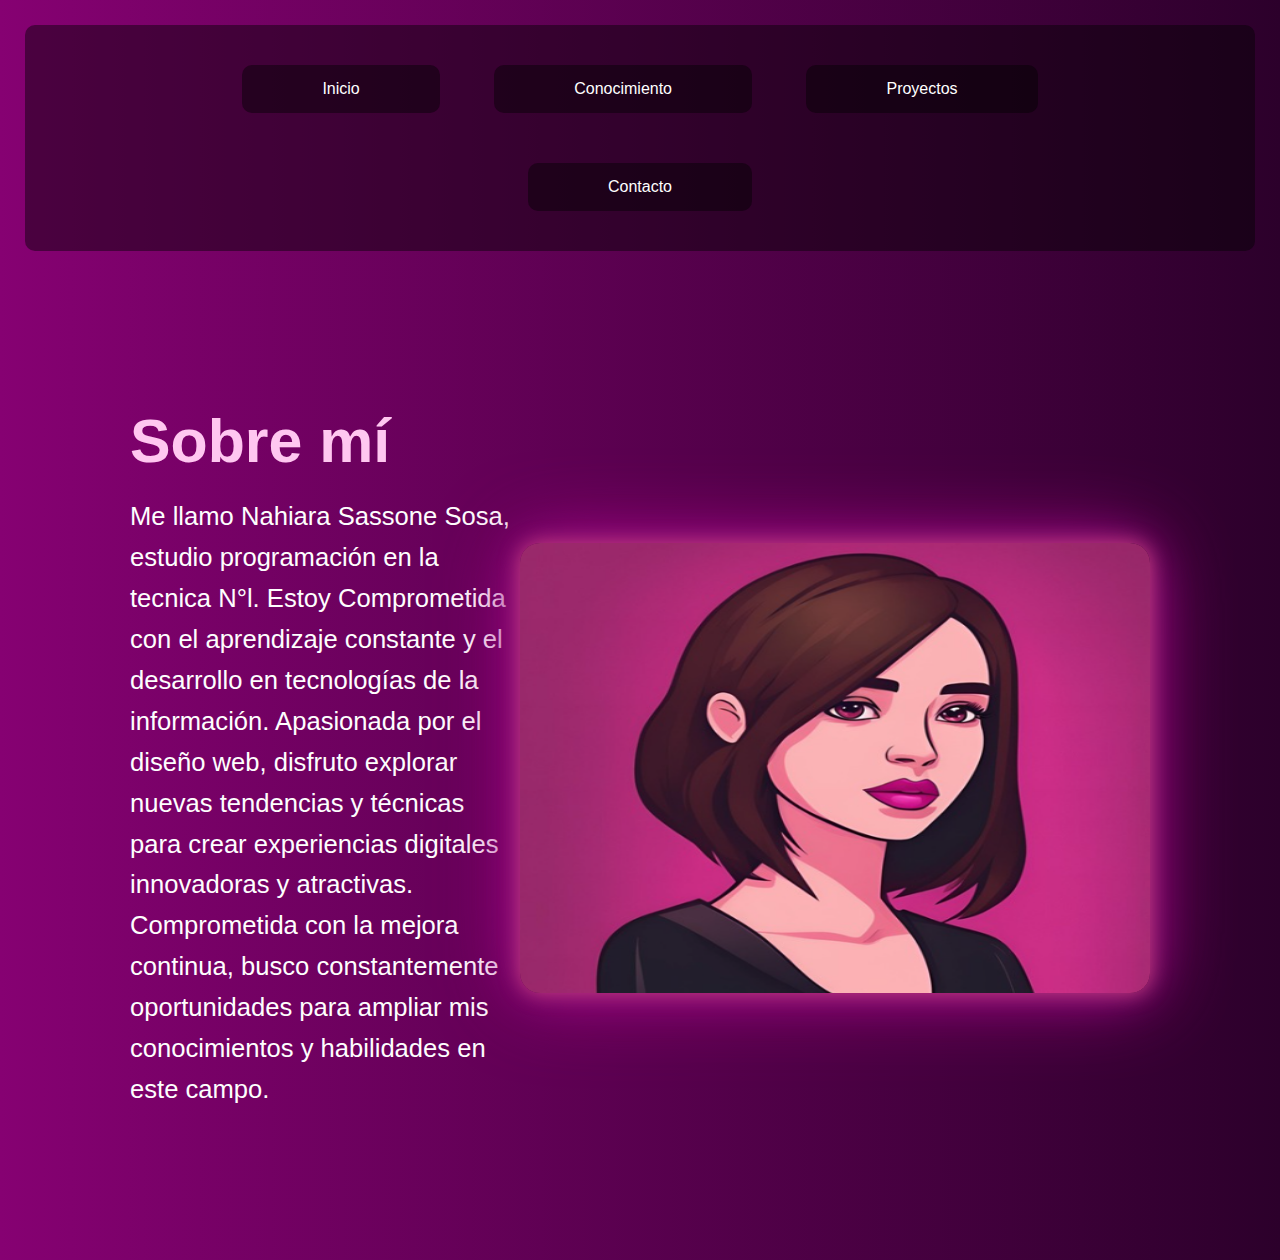
<file: index.html>
<!DOCTYPE html>
<html lang="en">
<head>
    <meta charset="UTF-8">
    <link href="style.css" rel="stylesheet">
    <meta name="viewport" content="width=device-width, initial-scale=1.0">
    <title>Portafolio web</title>
    <link rel="icon" href="imagenes/iconon.png">
</head>
<body>
    <header>
        <section class="inicio">
            <div clas="inicio">
                <div class="contenedor">
                    <div class="buttom">
                        <a href="index.html" class="buttom">Inicio</a>
                        <a href="index2.html" class="buttom">Conocimiento</a>
                        <a href="index4.html" class="buttom">Proyectos</a>
                        <a href="index3.html" class="buttom">Contacto</a>
                    </div>
                </div>
    

                <div class="sobre-mi">
                    <div class="info-content">
                        <h2>Sobre mí</h2>
                        <p>Me llamo Nahiara Sassone Sosa, estudio programación en la tecnica N°l. Estoy Comprometida con el aprendizaje constante y el desarrollo en tecnologías de la información.
                            Apasionada por el diseño web, disfruto explorar nuevas tendencias y técnicas para crear experiencias digitales innovadoras y atractivas. Comprometida con la mejora continua, busco constantemente oportunidades para ampliar mis conocimientos y habilidades en este campo.
                           
                        </p>
                    </div>
                    <img src="imagenes/imagen usuario.png" alt="">
                  </div>
            </section>   
            </div>
        </section>
    </header>
    
    
</body>
</html>
</file>
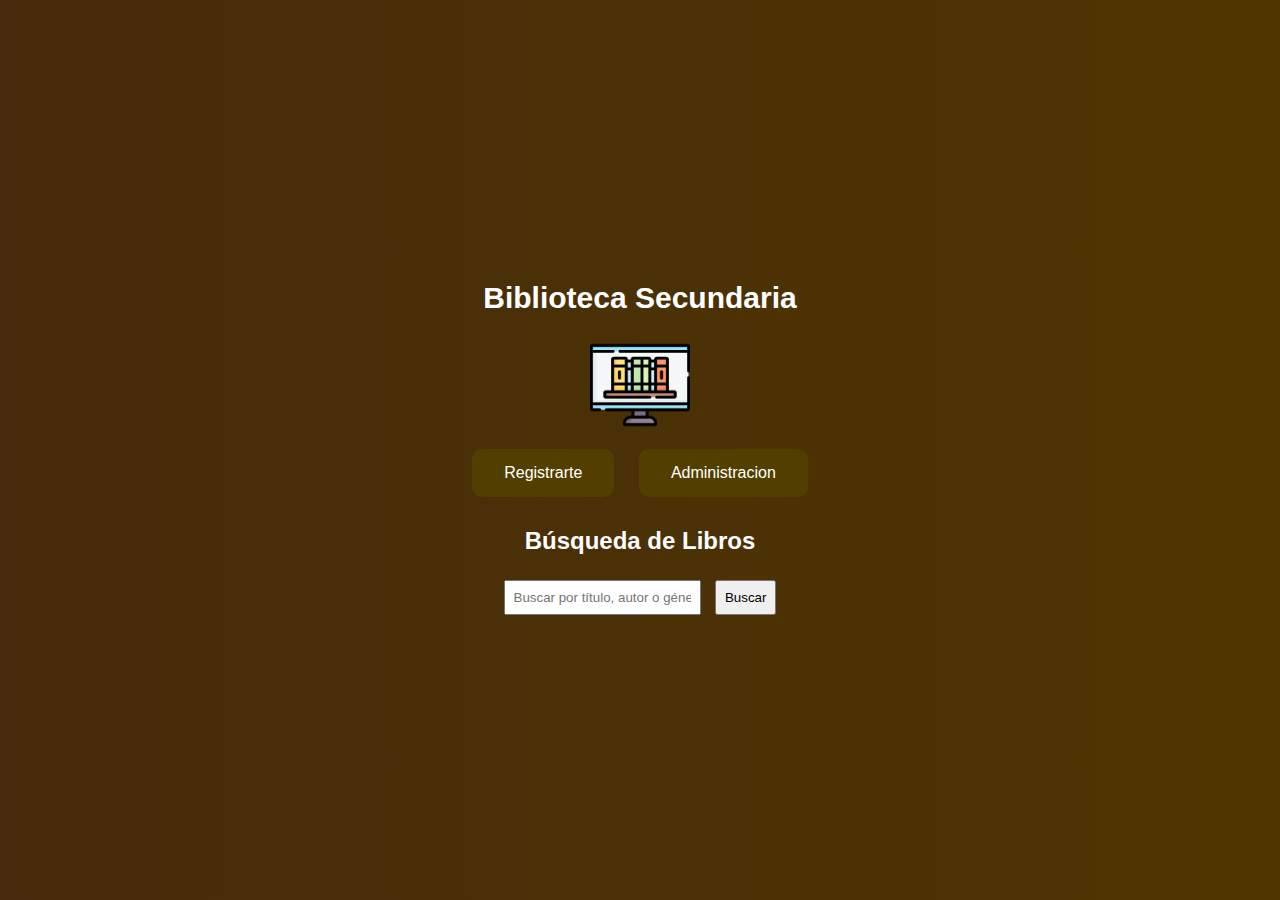
<file: visualizar/biblioteca/index.html>
<!DOCTYPE html>
<html lang="en">
<head>
    <meta charset="UTF-8">
    <link href="style.css" rel="stylesheet">
    <meta name="viewport" content="width=device-width, initial-scale=1.0">
    <title>Biblioteca</title>
    <link rel="icon" href="logo.png">


    <style>
        .logo img{
            width: 100px;
            height: 100px;
        }
    </style>


</head>
<body>
    <header>
        <h1>Biblioteca Secundaria</h1>
        

        <div class="logo">
             <img src="libro.png" alt="">
        </div>
        
        <div>   
                <a href="index2.html" class="buttom">Registrarte</a>

                <a href="index3.html" class="buttom">Administracion</a>

                
        </div> 

       
        <section id="busqueda" class="pepe">
            <h2>Búsqueda de Libros</h2>
            <form action="busqueda.php" method="post">
                <input type="text" name="termino_busqueda" placeholder="Buscar por título, autor o género">
                <input type="submit" value="Buscar">
            </form>
        </section>
    

    </header>


    




    




</body>
</html>
</file>
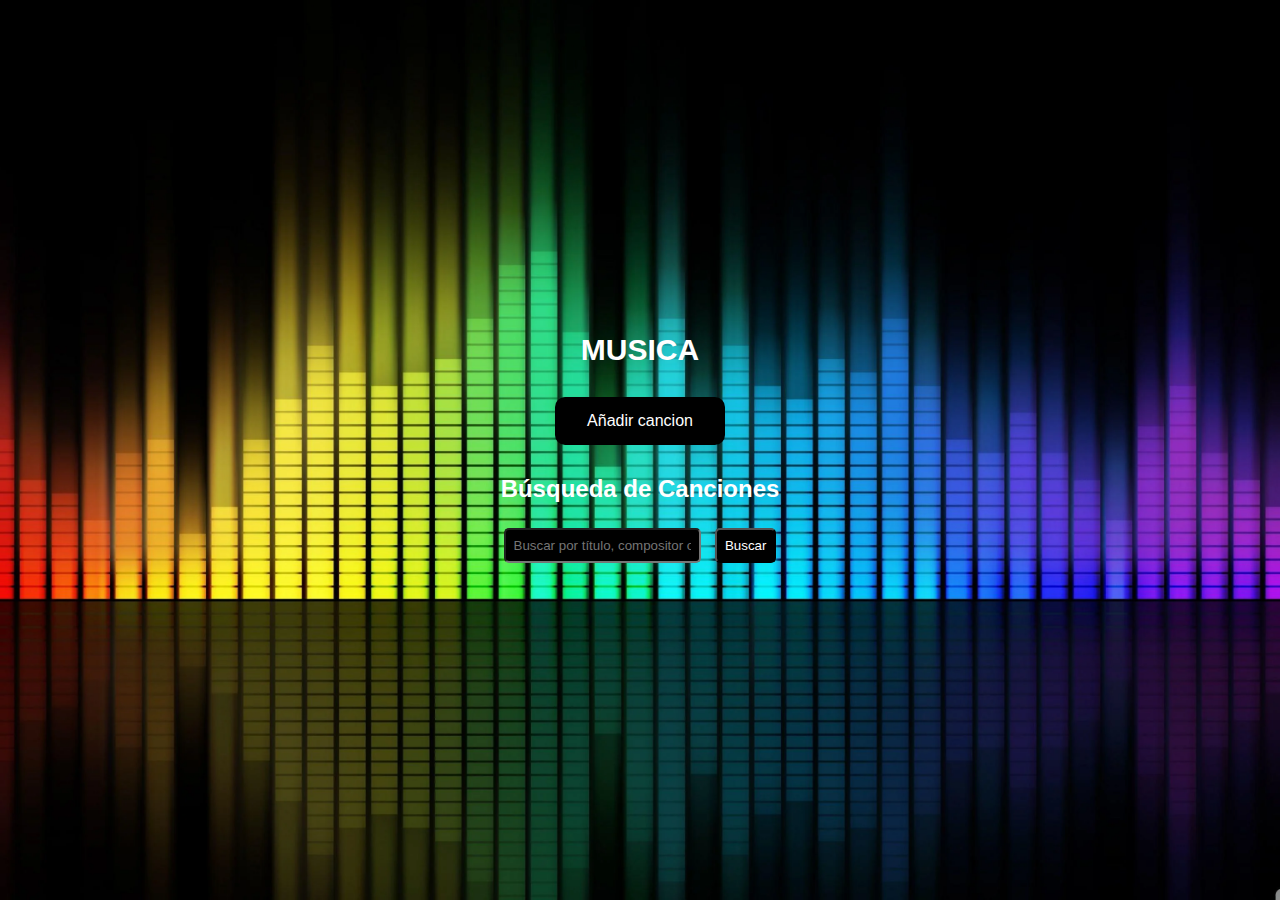
<file: visualizar/musica-20231126T232453Z-001/musica/index.html>
<!DOCTYPE html>
<html lang="en">
<head>
    <meta charset="UTF-8">
    <link href="style.css" rel="stylesheet">
    <meta name="viewport" content="width=device-width, initial-scale=1.0">
    <title>Document</title>
</head>
<body>
    <style>
        .buttom {
      background-color: #000000;
      border: none;
      color: white;
      padding: 15px 32px;
      text-align: center;
      text-decoration: none;
      display: inline-block;
      font-size: 16px;
      margin: 10px; /* Espacio entre botones */
      cursor: pointer;
      border-radius: 10px;
    }
    
    .buttom:hover {
      background: linear-gradient(to right, #814cb5, #055285);
    }
  
    </style>
    
    <header>
        <h1>MUSICA</h1>
        
        <div>   
                <a href="index2.html" class="buttom">Añadir cancion</a>


                
        </div> 

       
        <section id="busqueda" class="pepe">
            <h2>Búsqueda de Canciones</h2>
            <form action="busqueda.php" method="post">
                <input type="text" name="termino_busqueda" placeholder="Buscar por título, compositor o género">
                <input class="momo" type="submit" value="Buscar">
            </form>
        </section>
    

    </header>



</body>
</html>
</file>
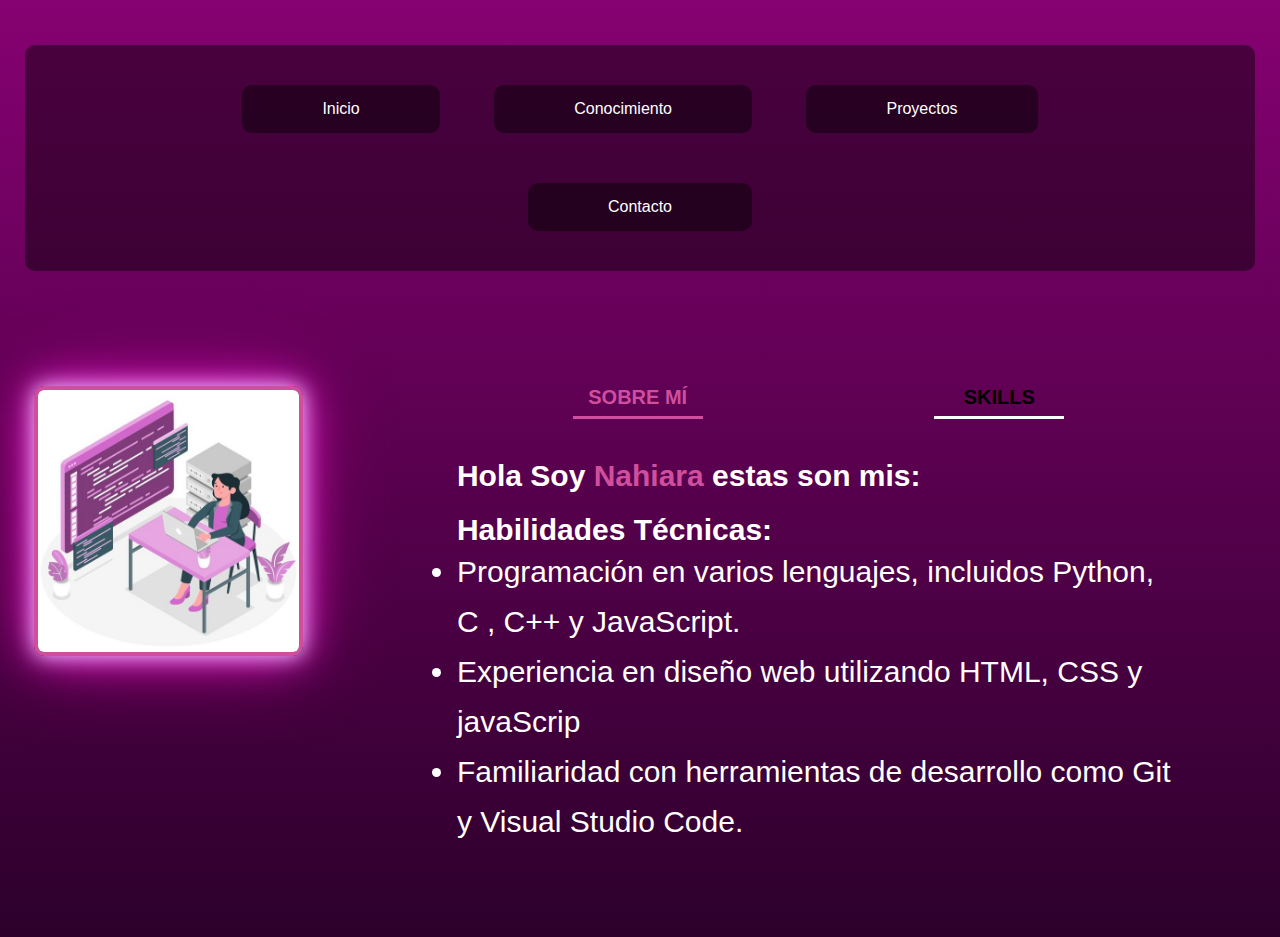
<file: index2.html>
<!DOCTYPE html>
<html lang="en">
<head>
    <meta charset="UTF-8">
    <meta name="viewport" content="width=device-width, initial-scale=1.0">
    <title>Portafolio web</title>
    <link rel="icon" href="imagenes/iconon.png">
    <link href="style2.css" rel="stylesheet">
</head>
<body>

    <header>
        <div class="contenedor">
            <div class="buttom">
                <a href="index.html" class="buttom">Inicio</a>
                <a href="index2.html" class="buttom">Conocimiento</a>
                <a href="index4.html" class="buttom">Proyectos</a>
                <a href="index3.html" class="buttom">Contacto</a>
            </div>
        </div>
    </header>
    
   
   <section class="sobre-mi" id="sobre-mi">
    <div class="contenido fila">
        <div class="contenedor-img">
            <img src="imagenes/imagen habilidades.jpg" alt="">
        </div>
        
        <div class="info">
            <div class="opciones">
                <button class="selected" id="btn-info-sobre-mi">Sobre Mí</button>
                <button id="btn-skills">Skills</button>
            </div>
            <div class="info-opcion" id="info-sobre-mi">
                <h2>Hola Soy <span class="color">Nahiara</span> estas son mis:</h2>
                <p class="texto-habilidades">
                    <h3 class="habilidad">Habilidades Técnicas: </h3>
                <ul>
                      <li>Programación en varios lenguajes, incluidos Python, C , C++ y JavaScript.</li>
                      <li>Experiencia en diseño web utilizando HTML, CSS y javaScrip</li>
                      <li>Familiaridad con herramientas de desarrollo como Git y Visual Studio Code.</li>
                
                </ul>
                </p>
            </div>
            <div class="info-opcion" id="info-skills">
                

                <div class="skill">
                    <div class="texto">
                        <h3>HTML</h3>
                        <h3>50%</h3>
                    </div>
                    <div class="contenedor-barra">
                        <div class="relleno"></div>
                    </div>
                </div>
                <div class="skill">
                    <div class="texto">
                        <h3>CSS</h3>
                        <h3>50%</h3>
                    </div>
                    <div class="contenedor-barra">
                        <div class="relleno"></div>
                    </div>
                </div>
                <div class="skill">
                    <div class="texto">
                        <h3>JAVASCRIPT</h3>
                        <h3>20%</h3>
                    </div>
                    <div class="contenedor-barra">
                        <div class="relleno"></div>
                    </div>
                </div>
                <div class="skill">
                    <div class="texto">
                        <h3>PHYTON</h3>
                        <h3>20%</h3>
                    </div>
                    <div class="contenedor-barra">
                        <div class="relleno"></div>
                    </div>
                </div>
                <div class="skill">
                    <div class="texto">
                        <h3>PHP</h3>
                        <h3>40%</h3>
                    </div>
                    <div class="contenedor-barra">
                        <div class="relleno"></div>
                    </div>
                </div>
                <div class="skill">
                    <div class="texto">
                        <h3>C</h3>
                        <h3>20%</h3>
                    </div>
                    <div class="contenedor-barra">
                        <div class="relleno"></div>
                    </div>
                </div>
            </div>
        </div>
    </div>
</section>



<script>
    const btnSkill = document.querySelector("#btn-skills");
const btnInfo = document.querySelector("#btn-info-sobre-mi");
let itemSkills = document.querySelectorAll('.relleno');

btnSkill.addEventListener('click',function(){
    document.querySelector('#info-sobre-mi').style.display = 'none';
    document.querySelector('#info-skills').style.display = 'block';

    btnInfo.classList.remove('selected');
    btnSkill.classList.add("selected");

    itemSkills[0].style.animation = 'animHtml 2s forwards';
    itemSkills[1].style.animation = 'animCss 2s forwards';
    itemSkills[2].style.animation = 'animJs 2s forwards';
    itemSkills[3].style.animation = 'animPhyton 2s forwards';
    itemSkills[4].style.animation = 'animPHP 2s forwards';
    itemSkills[5].style.animation = 'animC 2s forwards';

});

btnInfo.addEventListener('click',function(){
    document.querySelector('#info-sobre-mi').style.display = 'block';
    document.querySelector('#info-skills').style.display = 'none';

    btnInfo.classList.add('selected');
    btnSkill.classList.remove("selected");
});
</script>
</body>
</html>
</file>
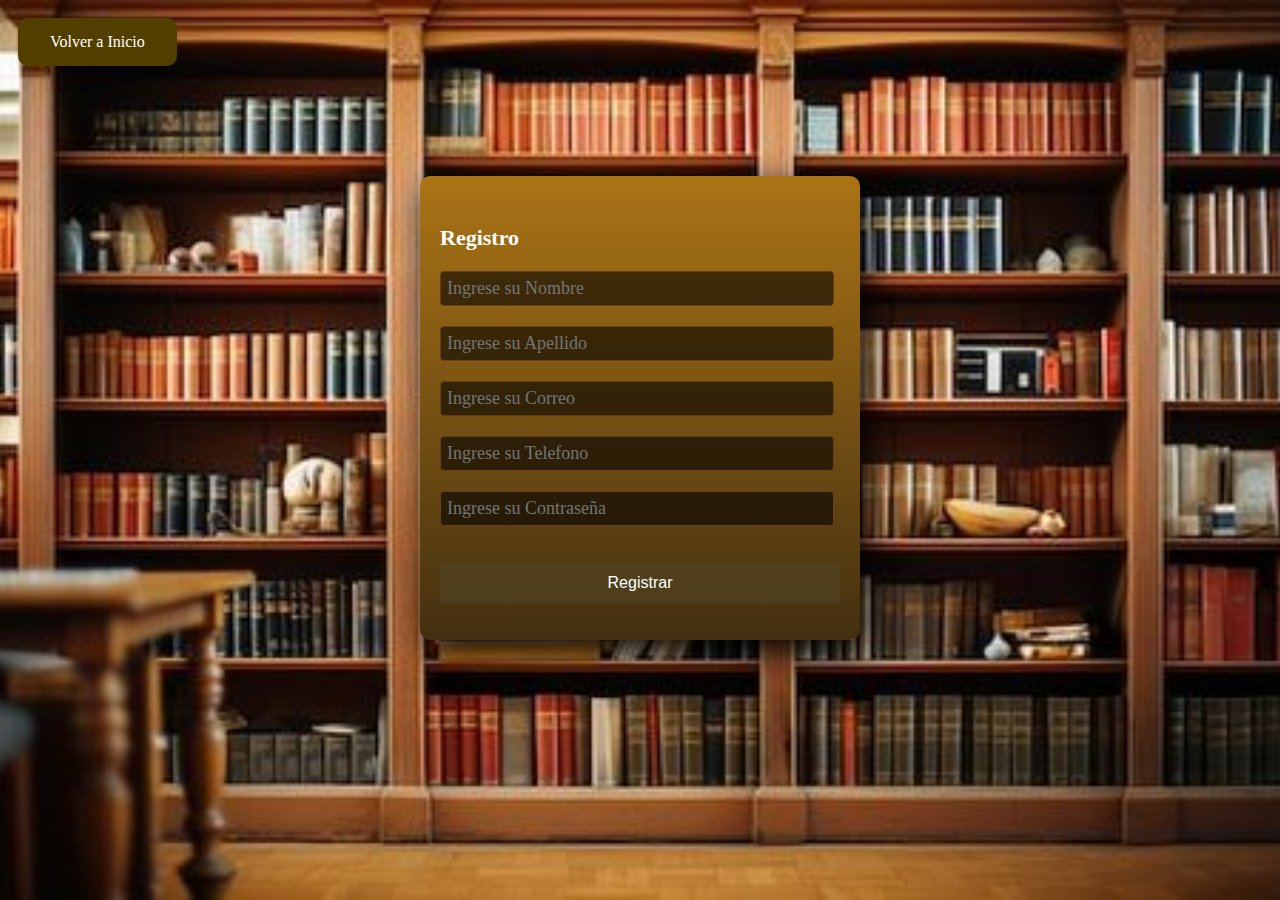
<file: visualizar/biblioteca/index2.html>
<!DOCTYPE html>
<html lang="en">
<head>
    <meta charset="UTF-8">
    <link href="style2.css" rel="stylesheet">
    <meta name="viewport" content="width=device-width, initial-scale=1.0">
    <title>Registro</title>
</head>
<body>


  <header>
    <a href="index.html" class="buttom">Volver a Inicio</a>
  </header>



    <section class="Registro">

        <h4>Registro</h4>
    <form action="index3.php" method="post">
        <input class="controls" type="text" name="nombres" id="nombres" required placeholder="Ingrese su Nombre"> 
        <input class="controls" type="text" name="apellidos" id="apellidos" required placeholder="Ingrese su Apellido">
        <input class="controls" type="email" name="correo" id="correo" required placeholder="Ingrese su Correo">
        <input class="controls" type="text" name="telefono" id="telefono" required placeholder="Ingrese su Telefono" >
        <input class="controls" type="password" name="contrasenia" id="contraseña" required placeholder="Ingrese su Contraseña"> 
        <input class="botons" type="submit" value="Registrar">
    </form>
        </section>

    

</body>
</html>
</file>
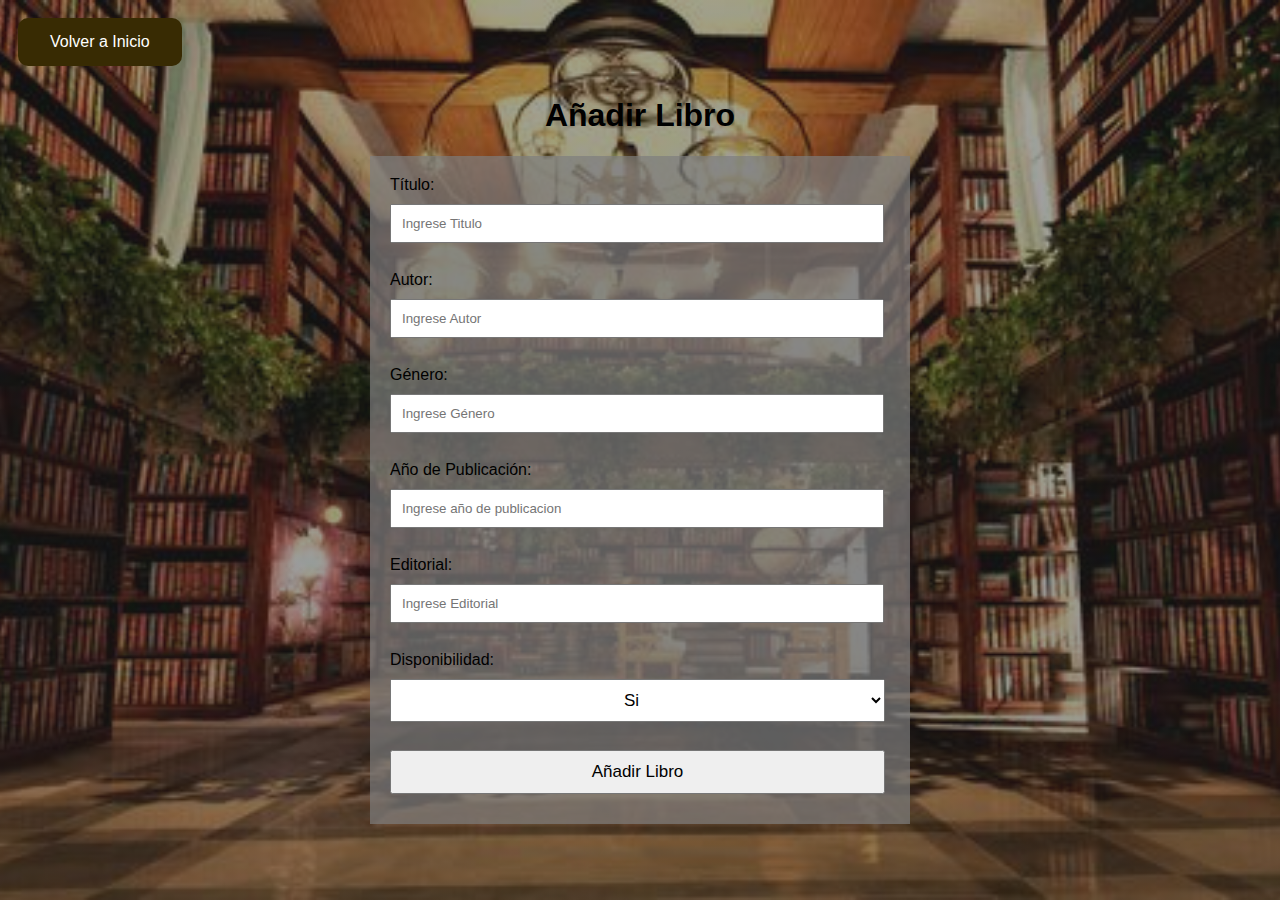
<file: visualizar/biblioteca/index3.html>
<!DOCTYPE html>
<html lang="en">
<head>
    <meta charset="UTF-8">
    <link href="style3.css" rel="stylesheet">
    <meta name="viewport" content="width=device-width, initial-scale=1.0">
    <title>Document</title>
<style>
    body {
    font-family: Arial, sans-serif;
    background: linear-gradient( rgba(36, 36, 36, 0.425), rgba(36, 36, 36, 0.47)), url("ttt.jpg");
    background-repeat: no-repeat;
    background-size: cover;
    background-attachment: fixed;
    background-position: center;
}

h1 {
    text-align: center;
}

form {
    max-width: 500px;
    margin: auto;
    padding: 20px;
    margin-bottom: 20px;
    background-color: rgba(126, 126, 126, 0.701);
}

label, input, textarea {
    display: block;
    margin-bottom: 10px;
    width: 470px;
}

input, textarea {
    padding: 10px;
}

.toto{
    font-size: 17px;
    margin-bottom: 10px;
    width: 495px;
  
}

.buttom {
    background-color: #382b03;
    border: none;
    color: white;
    padding: 15px 32px;
    text-align: center;
    text-decoration: none;
    display: inline-block;
    font-size: 16px;
    margin: 10px; 
    cursor: pointer;
    border-radius: 10px;
  }
  
  .buttom:hover {
    background-color: #3f2c05;
  }

 p {
    color: #fff!important;
    font-size: 20px;
    letter-spacing: -1px;
    padding: 1px;
    margin: 3px;
}

.lola{
    font-size: 17px;
    margin-bottom: 10px;
    width: 495px;
    text-align: center;
    padding: 10px;
}

div{
    background-color: rgba(123, 118, 118, 0.5);
    padding: 60px;
    color: #fff;
    margin: 90px auto;
    width: 500px;;
    border-radius: 10px;
    font-size: 26px; 
    
}
 
</style>
</head>
<body>
    <header>
        <a href="index.html" class="buttom">Volver a Inicio</a>
      </header>

    <h1>Añadir Libro</h1> 
    <section class="Añadir">
        <form action="index4.php" method="post">
            <label class="control" for="title"> Título:</label>
            <input type="text" id="title" name="title" required  placeholder="Ingrese Titulo"><br>

            <label class="control" for="author">Autor:</label>
            <input type="text" id="author" name="author" required  placeholder="Ingrese Autor"><br>

            <label class="control" for="genre">Género:</label>
            <input type="text" id="genre" name="genre" required  placeholder="Ingrese Género"><br>

            <label class="control" for="year">Año de Publicación:</label>
            <input type="number" id="year" name="year" required  placeholder="Ingrese año de publicacion" ><br>
            
            <label class="control" for="editorial">Editorial:</label>
            <input type="text" id="editorial" name="editorial" required  placeholder="Ingrese Editorial" ><br>

            <label class="control"   for="disponibilidad">Disponibilidad:</label>
            <select class="lola" name="disponibilidad" id="">
                <option value="si">Si</option>
                <option value="no">No</option>
            </select><br>
            <br>

            <input class="toto" type="submit" value="Añadir Libro">
        </form>
</section>

</body>
</html>
</file>
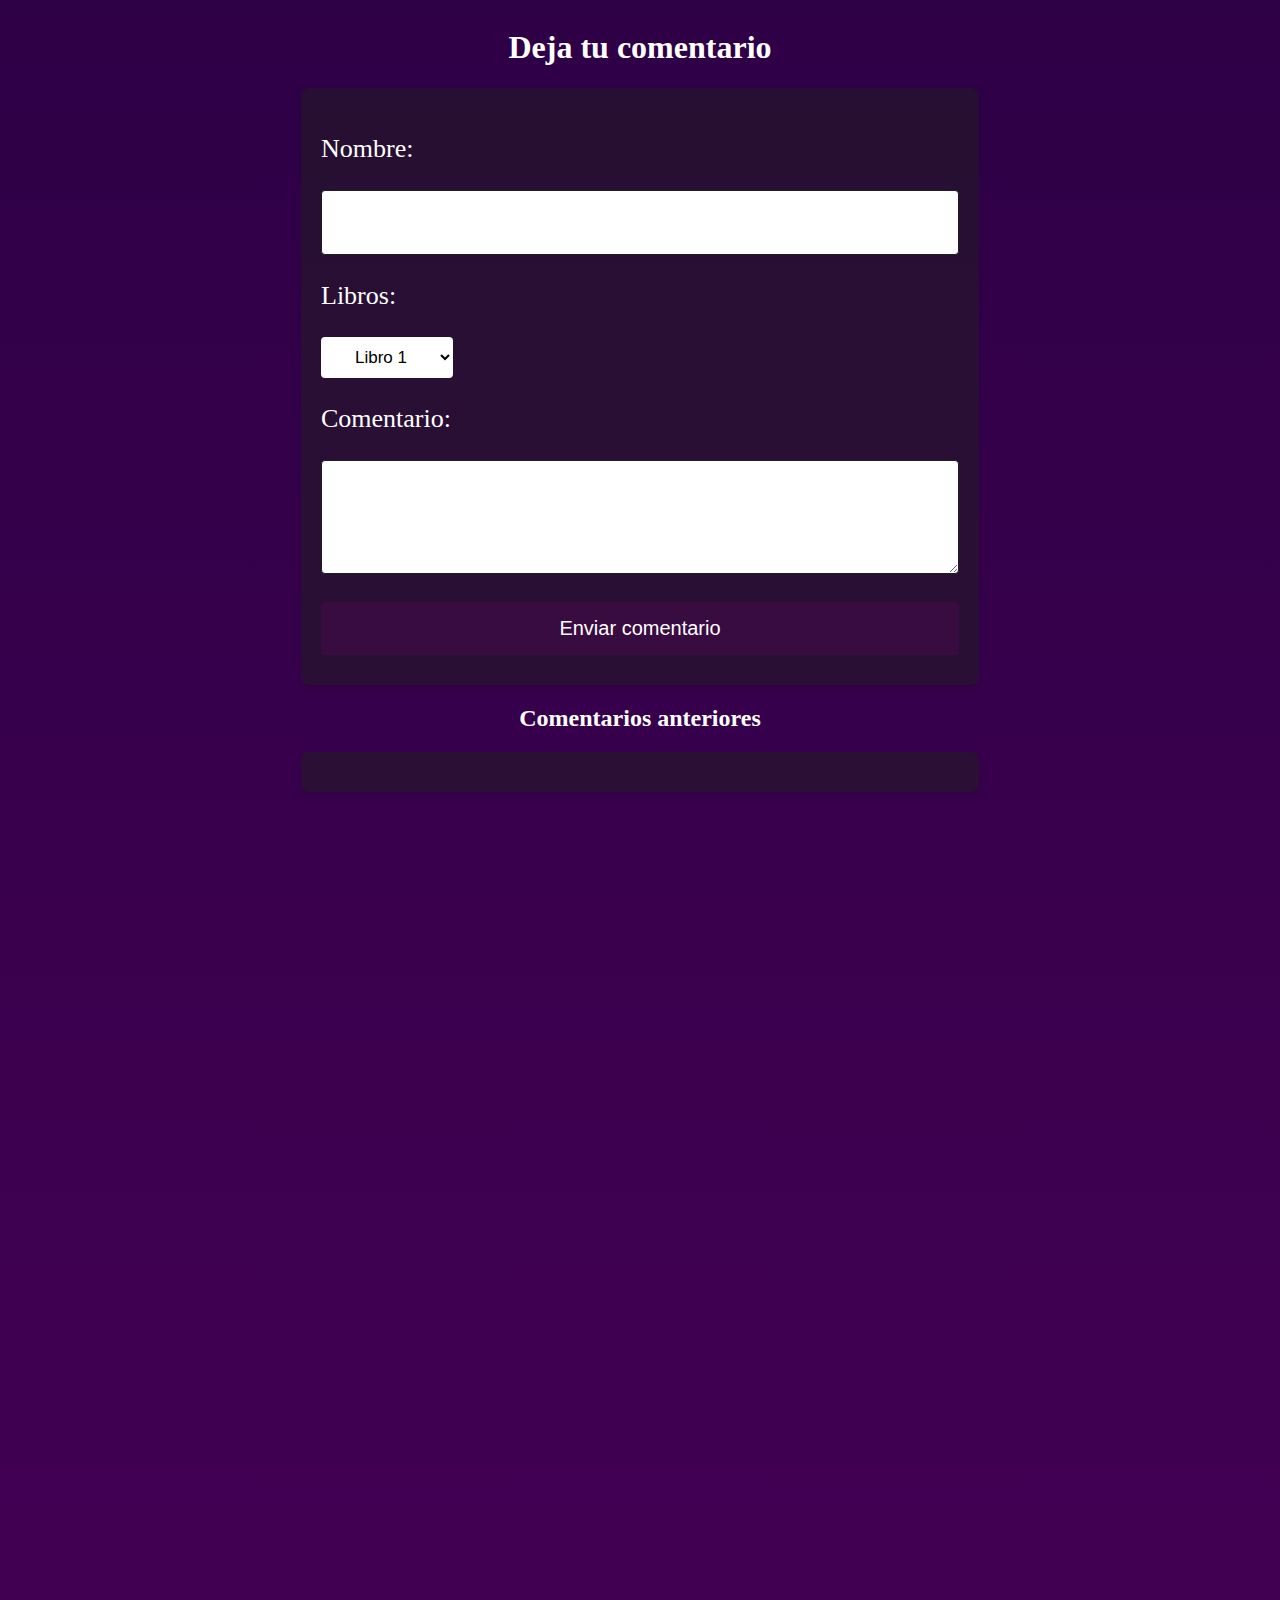
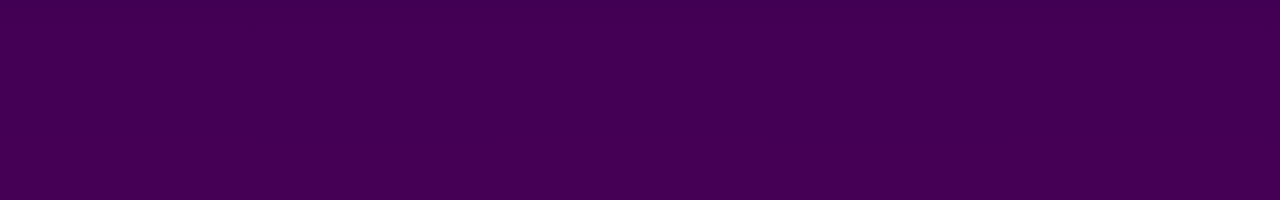
<file: visualizar/nahiara/index1.html>
<!DOCTYPE html>
<html lang="en">
<head>
    <meta charset="UTF-8">
    <link href="style1.css" rel="stylesheet">
    <meta name="viewport" content="width=device-width, initial-scale=1.0">
    <link rel="icon" href="logo.png">
    <title>Comentarios</title>
</head>
<body>
    <div id="comentariosContainer">
        <h1>Deja tu comentario</h1>
        <form action="guardar_comentario.php" method="post">


            <label for="nombre"><p> Nombre:</p> </label>
            <input class="nose" type="text" id="nombre" name="nombre" required>
   
            <label for="opciones"> <p> Libros:</p></label>
        <select class="tete" id="opciones" name="opciones">
            <option value="Libro1">Libro 1</option>
            <option value="Libro2">Libro 2</option>
            <option value="Libro3">Libro 3</option>
        </select><br>
           
            <label for="comentario"> <p>Comentario:</p> </label>
            <textarea class="lolo" id="comentario" name="comentario" rows="4" cols="50" required></textarea><br>
   
            <input type="submit" value="Enviar comentario">
        </form>


        <h2>Comentarios anteriores</h2>
        <div id="comentarios" class="NENE"></div>


    </div>
   
    <script src="index.js"></script>
</body>
</html>
</file>
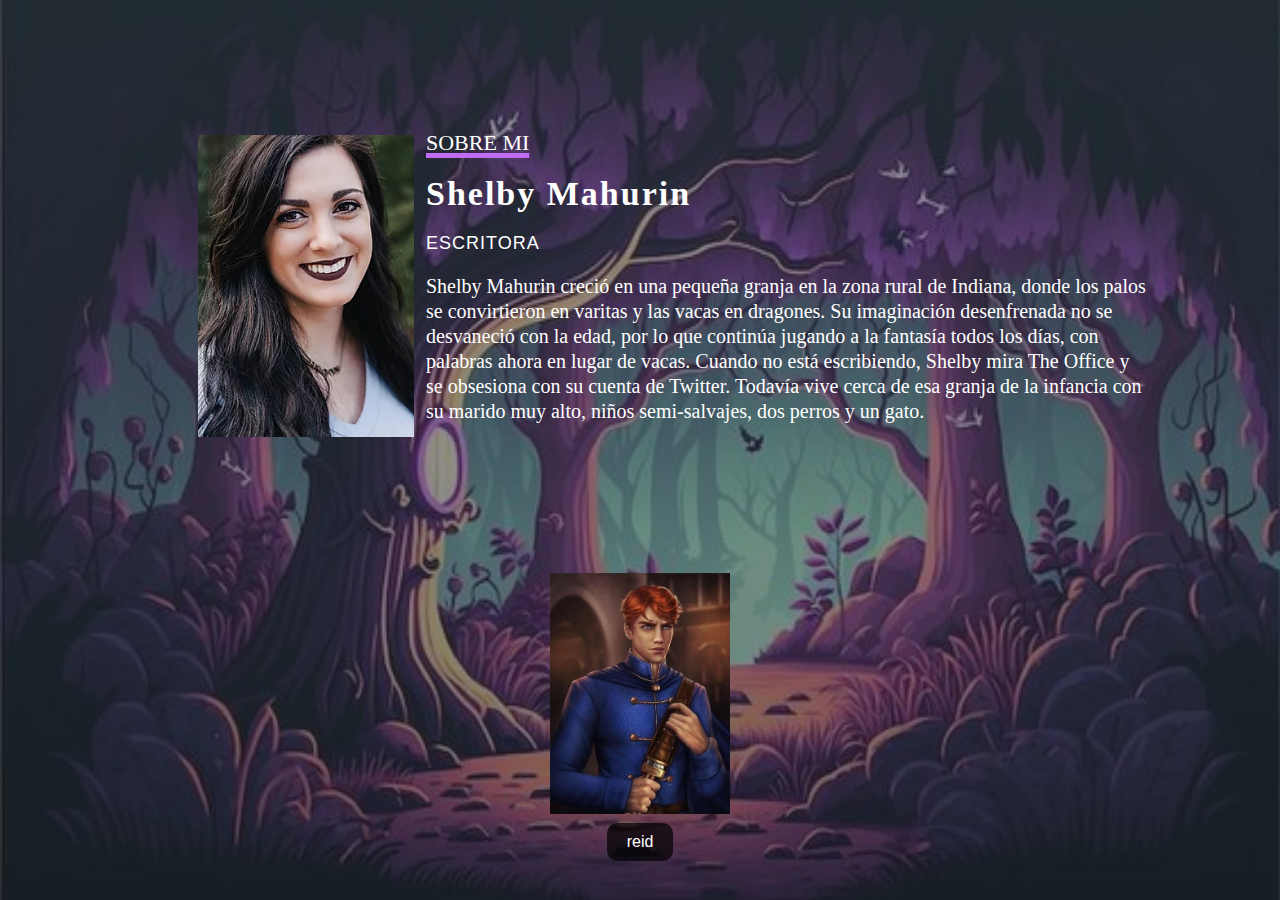
<file: visualizar/nahiara/index2.html>
<!DOCTYPE html>
<html lang="en">
<head>
    <meta charset="UTF-8">
    <link href="style2.css" rel="stylesheet">
    <meta name="viewport" content="width=device-width, initial-scale=1.0">
    <link rel="icon" href="logo.png">
    <title>Autora</title>
</head>
<body>
    <section id="sobremi">
        <div class="contenedor-foto">
            <img src="autora.jpg" alt="">
        </div>
        <div class="sobremi">
            <p class="titulo-seccion">Sobre Mi</p>
            <h2>Shelby Mahurin</h2>
            <h3>Escritora</h3>
            <p>Shelby Mahurin creció en una pequeña granja en la zona rural de Indiana, donde los palos se convirtieron en varitas y las vacas en dragones. Su imaginación desenfrenada no se desvaneció con la edad, por lo que continúa jugando a la fantasía todos los días, con palabras ahora en lugar de vacas. Cuando no está escribiendo, Shelby mira The Office y se obsesiona con su cuenta de Twitter. Todavía vive cerca de esa granja de la infancia con su marido muy alto, niños semi-salvajes, dos perros y un gato.</p>
        </div>
    </section>



    <div class="fila-arriba">

    <div class="image-wrapper">
        <img src="reid.jpg" alt="Imagen 1">
        <button class="button"  onclick="window.modal1.showModal();">reid</button>

        <dialog id="modal1">
            <h3>REID</h3>
              <p>Como cazador de la Iglesia, Reid Diggory ha vivido su vida bajo una regla: «No permitirás que ninguna bruja viva». Pero cuando Lou realiza una gran artimaña, tanto ella como Reid se ven obligados a aceptar una situación impensada: el matrimonio
            </p>
             
            <button class="button" onclick="window.modal1.close();">Cerrar</button>
          </dialog>
    </div>
</div>
</body>
</html>
</file>
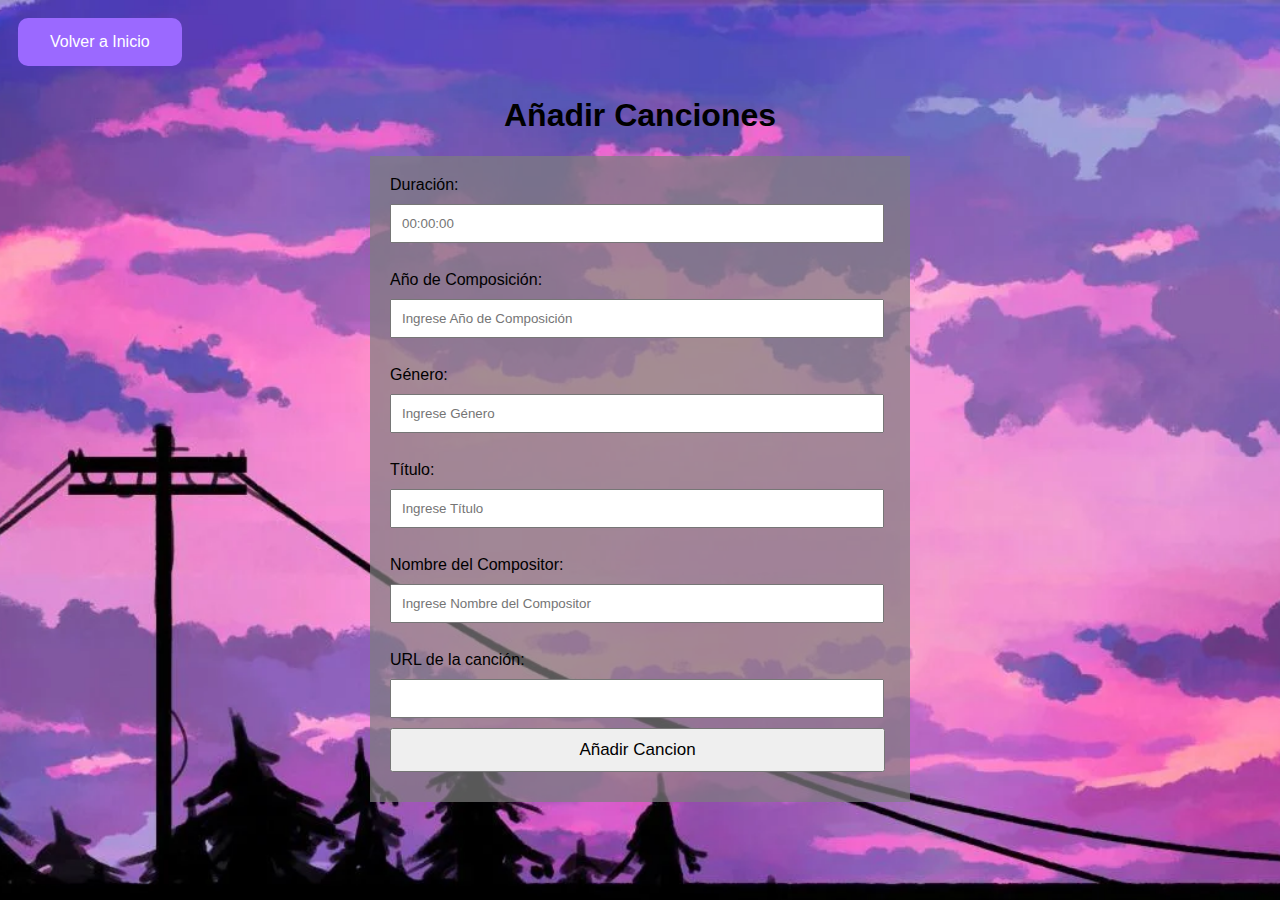
<file: visualizar/musica-20231126T232453Z-001/musica/index2.html>
<!DOCTYPE html>
<html lang="en">
<head>
    <meta charset="UTF-8">
    <link href="style2.css" rel="stylesheet">
    <meta name="viewport" content="width=device-width, initial-scale=1.0">
    <title>Document</title>
</head>
<body>
    <style>
        .buttom {
      background-color:#9b69ff;
      border: none;
      color: white;
      padding: 15px 32px;
      text-align: center;
      text-decoration: none;
      display: inline-block;
      font-size: 16px;
      margin: 10px; /* Espacio entre botones */
      cursor: pointer;
      border-radius: 10px;
    }
    
    .buttom:hover {
      background-color: #5800aa;
    }
  
    </style>
    <header>
        <a href="index.html" class="buttom">Volver a Inicio</a>
      </header>

    <h1>Añadir Canciones</h1> 
    <section class="Añadir">
        <form action="index3.php" method="post">
            <label class="control" for="duracion">Duración:</label>
            <input type="text" id="duracion" name="duracion" placeholder="00:00:00" required placeholder="Ingrese Duración"><br>

            <label class="control" for="ano_composicion">Año de Composición:</label>
            <input type="number" id="ano_composicion" name="ano_composicion" required placeholder="Ingrese Año de Composición"><br>

            <label class="control" for="genero">Género:</label>
            <input type="text" id="genero" name="genero" required  placeholder="Ingrese Género"><br>

            <label class="control" for="titulo">Título:</label>
            <input type="text" id="titulo" name="titulo" required placeholder="Ingrese Título"><br>
            
            <label class="control" for="compositor">Nombre del Compositor:</label>
            <input type="text" id="compositor" name="compositor" required placeholder="Ingrese Nombre del Compositor"><br>

            <label class="control" for="url">URL de la canción:</label>
            <input type="text" id="url" name="url_cancion" required>


            <input class="toto" type="submit" value="Añadir Cancion">
        </form>
</section>
</body>
</html>
</file>
<file: style.css>
* {
  margin: 0;
  padding: 0;
  box-sizing: border-box;
  font-family: 'Montserrat', sans-serif;
}
body {
  
  font-family: sans-serif;
  display: flex;
  align-items: center;
  justify-content: center;
  background: linear-gradient(to right, #860172, #2c002b);
}


html {
  scroll-behavior: smooth;
}

.inicio {
  height: 100vh;
  width: 100%;
  background-size: 300% 300%;
 
}

.inicio .contenido header {
  background-color: rgba(0, 0, 0, 0.13);
  position: fixed;
  width: 100%;
  z-index: 100;
  top: 0;
}

.inicio .contenido header .contenido-header {
  max-width: 1100px;
  margin: auto;
  display: flex;
  justify-content: center;
  align-items: center;
  padding: 20px;
  height: 85px;
}


#sobre-mi {
  height: 100vh;
  width: 100%;
  background: linear-gradient(to right, #2c002b, #860172);
  background-size: 300% 300%;
  animation: color 12s ease-in-out infinite;
}

#sobre-mi .info {
  color: #fff;
  justify-content: center;
  font-size: 20px;
}


.sobre-mi {
  display: flex;
  align-items: center;
  justify-content: space-between;
  padding: 130px;
}

.sobre-mi img {
  height: 50vh;
  width: 70vh;
  border-radius: 20px;
  border-color: #860172;
  box-shadow: 0 0 20px #c63e7d, 0 0 40px #85147b, 0 0 80px #b4008d;
}

.info-content {
  flex: 1;
  max-width: 50%;
}

.info-content h1 {
  font-size: 2.5em;
  margin-bottom: 20px;
  color: #870070;
}

.info-content h2 {
  font-size: 3.8em;
  margin-bottom: 20px;
  color: #ffc7f0;
}

.info-content h3 {
  font-size: 1.5em;
  margin-bottom: 20px;
  color: #ffffff;
  animation: glowing 3s infinite;
}

.info-content li {
  font-size: 1.5em;
  margin-bottom: 20px;
  color: #fefefe;
}

.info-content p {
  font-size: 1.6em;
  line-height: 1.6;
  margin-bottom: 20px;
  color: #fefefe;
}


.contenedor  {
  text-align: center; 
  
}
.buttom-bar {
  display: inline-block; 
  margin-bottom: 20px;
}

.buttom {
  text-align: center;
  margin-bottom: 90px auto;
  display: flex;
  flex-direction: column;
  justify-content: center;
  display: inline-block;
 align-items: center;

}

.buttom {
  display: inline-block;
  padding: 15px 80px;
  background-color: rgba(2, 2, 2, 0.443);
  color: #ffffff;
  text-decoration: none;
  margin: 25px;
  border-radius: 10px;
  transition: background-color 0.3s, color 0.3s;
  
}

.buttom:hover {
  background-color: #11101042;
  color: #fff;
  box-shadow: 0 0 20px #97317f, 0 0 40px #eb29da, 0 0 80px #b4008d ;

}

@media screen and (max-width: 1024px) {
  .sobre-mi {
    flex-direction: column;
    padding: 50px;
  }
  
  .sobre-mi img {
    height: auto;
    width: 100%;
    max-width: 400px;
    margin-bottom: 30px;
  }

  .info-content {
    max-width: 100%;
    text-align: center;
  }

  .info-content p {
    font-size: 1.2em;
  }
}

@media screen and (max-width: 768px) {
  .sobre-mi {
    padding: 30px;
  }
  
  .sobre-mi img {
    max-width: 300px;
  }
  
  .info-content {
    max-width: 100%;
    text-align: center;
  }

  .info-content p {
    font-size: 1em;
  }
}
</file>
<file: visualizar/biblioteca/style.css>
body {
  background: linear-gradient(to right, #462b0c, #4f3600);
  height: 100vh;
  margin: 0;
  display: flex;
  justify-content: center;
  align-items: center;
  font-family: Arial, sans-serif;
  color: white;
  text-align: center;
}

h1{
    color: rgb(255, 255, 255);
    font-size: 30px;
}
.pepe {
    margin: 20px;
}

input, button {
    padding: 8px;
    margin: 5px; 
    display: inline-flex;
}

.buttom {
    background-color: #523f00;
    border: none;
    color: white;
    padding: 15px 32px;
    text-align: center;
    text-decoration: none;
    display: inline-block;
    font-size: 16px;
    margin: 10px; /* Espacio entre botones */
    cursor: pointer;
    border-radius: 10px;
  }
  
  .buttom:hover {
    background-color: #3f2c05;
  }

  header{
    text-align: center;
  }
</file>
<file: visualizar/musica-20231126T232453Z-001/musica/style.css>
body {
    background-image: url(fondo\ musica.webp);
    height: 100vh;
    margin: 0;
    display: flex;
    justify-content: center;
    align-items: center;
    font-family: Arial, sans-serif;
    color: white;
    text-align: center;
    background-repeat: no-repeat;
    background-size: cover;
    background-attachment: fixed;
    background-position: center;
  }
  
  h1{
      color: rgb(255, 255, 255);
      font-size: 30px;
  }
  .pepe {
      margin: 20px;
  }
  
  input, button {
      padding: 8px;
      margin: 5px; 
      display: inline-flex;
      background-color: black;
      color: #ffffff;
      border-radius: 5px;
  }
  
  .buttom {
      background-color: #9b0000;
      border: none;
      color: white;
      padding: 15px 32px;
      text-align: center;
      text-decoration: none;
      display: inline-block;
      font-size: 16px;
      margin: 10px; /* Espacio entre botones */
      cursor: pointer;
      border-radius: 10px;
    }
    
    .buttom:hover {
      background: linear-gradient(to right, #814cb5, #055285);
    }
  
    header{
      text-align: center;
    }
</file>
<file: style2.css>
* {
    margin: 0;
    padding: 0;
    box-sizing: border-box;
    font-family: 'Montserrat', sans-serif;
  }
  
  
  html {
    scroll-behavior: smooth;
  }
  
  body {
    min-height: 100vh;
    background-size: cover;
    background-repeat: no-repeat;
    animation: color 12s ease-in-out infinite;
    background: linear-gradient(to bottom, #860172, #2c002b);
  }
  
  
  header {

    padding: 20px 0;
    text-align: center;
  }
  

.sobre-mi{
    padding: 70px 0;
}
.sobre-mi .fila{
    display: flex;
    justify-content: space-between;
}
.sobre-mi .fila .contenedor-img {
    width: 30%; 
    margin-right: 20px; 
    text-align: center; 
}

.sobre-mi .fila .contenedor-img img {
    width: 80%; 
    border: 4px solid #d04e9e; 
    border-radius: 10px; 
    box-shadow: 0 0 20px #f0c5ff, 0 0 40px #eb29da, 0 0 80px #b4008d ;
    display: block;
    margin: 0 auto; 
}
.sobre-mi .fila .info{
    width: 80%;
    padding: 0px 100px;
    color: #ffffff;
}
.sobre-mi .fila .info .opciones{
    display: flex;
    justify-content: space-around;
}
.sobre-mi .fila .info .opciones button{
    background-color: transparent;
    border: none;
    text-transform: uppercase;
    font-weight: bold;
    font-size: 20px;
    border-bottom: 3px solid #ffffff;
    padding-bottom: 7px;
    width: 130px;
    cursor: pointer;
}
.sobre-mi .fila .info .opciones button.selected{
    border-bottom: 3px solid #d04e9e;
    color: #d04e9e;
}
.sobre-mi .fila .info .info-opcion{
    margin-top: 40px;
}

.sobre-mi .fila .info .info-opcion h2{
    color: #ffffff;
    font-size: 30px;
    margin-bottom: 20px;
}

.sobre-mi .fila .info .info-opcion h3{
   color: #c7c6c6;
}
.color{
    color: #d04e9e;
}
.sobre-mi .fila .info .info-opcion p{
    line-height: 30px;
    margin-bottom: 20px;
    font-size: 25px;
}

.sobre-mi .fila .info .info-opcion li{
    font-size: 30px;
    line-height: 50px;
    

}

.sobre-mi .fila .info .info-opcion .habilidad{
    font-size: 30px;
    color: #ffffff;
}

#info-sobre-mi{
    display: block;
}
#info-skills{
    display: none;
}
.sobre-mi .fila .info .info-opcion .skill{
    margin-bottom: 20px;
}
.sobre-mi .fila .info .info-opcion .skill .texto{
    display: flex;
    justify-content: space-between;
}
.sobre-mi .fila .info .info-opcion .skill .contenedor-barra{
    background-color: #ffffff;
    height: 10px;
    width: 100%;
    border-radius: 10px;
    overflow: hidden;
    position: relative;
}
.sobre-mi .fila .info .info-opcion .skill .contenedor-barra .relleno{
    height: 10px;
    position: absolute;
    width: 0;
    background-color: #d04e9e;

}
@keyframes animHtml {
    0%{width: 0%;}
    100%{width: 50%;}
}
@keyframes animCss {
    0%{width: 0%;}
    100%{width: 50%;}
}
@keyframes animJs {
    0%{width: 0%;}
    100%{width: 20%;}
}
@keyframes animPhyton {
    0%{width: 0%;}
    100%{width: 20%;}
}
@keyframes animPHP {
    0%{width: 0%;}
    100%{width: 40%;}

}

@keyframes animC {
    0%{width: 0%;}
    100%{width: 20%;}

}

.contenedor  {
    text-align: center; 
    
}
.buttom-bar {
    display: inline-block; 
    margin-bottom: 20px;
}

.buttom {
    text-align: center;
    margin-bottom: 90px auto;
    display: flex;
    flex-direction: column;
    justify-content: center;
    display: inline-block;
   align-items: center;

  }
  
  .buttom {
    display: inline-block;
    padding: 15px 80px;
    background-color: rgba(2, 2, 2, 0.443);
    color: #ffffff;
    text-decoration: none;
    margin: 25px;
    border-radius: 10px;
    transition: background-color 0.3s, color 0.3s;
    
  }
  
  .buttom:hover {
    background-color: #11101042;
    color: #fff;
    box-shadow: 0 0 20px #97317f, 0 0 40px #eb29da, 0 0 80px #b4008d ;

  }
</file>
<file: visualizar/biblioteca/style2.css>
body{
    background-image: url(fondo\ 1.jpg);
    background-repeat: no-repeat;
    background-size: cover;
    background-attachment: fixed;
    background-position: center;
}

.Registro {
    width: 400px;
    background-image: linear-gradient(to bottom, #ab7415, #432f10);
    padding: 20px;
    margin: auto;
    margin-top: 100px;
    border-radius: 10px;
    font-family: 'calibri';
    color: white;
    box-shadow: 7px 13px 37px #000000;
}

.Registro h4{
    font-size: 22px;
    margin-bottom: 20px;
}

.controls{
    width: 380px;
    background: #00000095;
    padding: 6px;
    border-radius: 4px;
    margin-bottom: 20px;
    border: 1px solid #693d18;
    font-family: 'calibri';
    font-size: 18px;
    color: white;
}

.Registro p{
    height: 40px;
    text-align: center;
    font-size: 18px;
    line-height: 40px;
}

.Registro a {
    color:white;
    text-decoration: none;
}


.Registro a:hover{
    color: white;
    text-decoration: underline;
}

.Registro .botons{
    width: 100%;
    background-color: rgba(80, 65, 34, 0.7);
    border: none;
    padding: 12px;
    color: white;
    margin: 16px 0;
    font-size: 16px;
    transition: background-color 0.3s, color 0.3s;

    
}

.Registro .botons:hover {
    background-color: #111010;
    color: #fff;
    
  }

  .buttom {
    background-color: #523f00;
    border: none;
    color: white;
    padding: 15px 32px;
    text-align: center;
    text-decoration: none;
    display: inline-block;
    font-size: 16px;
    margin: 10px; /* Espacio entre botones */
    cursor: pointer;
    border-radius: 10px;
  }
  
  .buttom:hover {
    background-color: #3f2c05;
  }
</file>
<file: visualizar/biblioteca/style3.css>
body {
    font-family: Arial, sans-serif;
    
    background-image: url(ttt.jpg);
    background-repeat: no-repeat;
    background-size: cover;
    background-attachment: fixed;
    background-position: center;
}

h1 {
    text-align: center;
}

form {
    max-width: 500px;
    margin: auto;
    padding: 20px;
    margin-bottom: 20px;
    background-color: rgba(126, 126, 126, 0.701);
}

label, input, textarea {
    display: block;
    margin-bottom: 10px;
    width: 470px;
}

input, textarea {
    padding: 10px;
}

.toto{
    font-size: 17px;
    margin-bottom: 10px;
    width: 495px;
  
}

.buttom {
    background-color: #382b03;
    border: none;
    color: white;
    padding: 15px 32px;
    text-align: center;
    text-decoration: none;
    display: inline-block;
    font-size: 16px;
    margin: 10px; 
    cursor: pointer;
    border-radius: 10px;
  }
  
  .buttom:hover {
    background-color: #3f2c05;
  }

 p {
    color: #fff!important;
    font-size: 20px;
    letter-spacing: -1px;
    padding: 1px;
    margin: 3px;
}
</file>
<file: visualizar/nahiara/style1.css>
body {
    background: linear-gradient(to bottom, #2e0046, #450055);
    display: flex;
    align-items: center;
    justify-content: center;
    flex-direction: column;
}


form, #comentarios {
    background-color: rgba(29, 29, 29, 0.5);
    padding: 20px;
    border-radius: 8px;
    box-shadow: 0 4px 8px rgba(0, 0, 0, 0.1);
    margin-bottom: 20px;
}


label, textarea, input {
    display: block;
    margin-bottom: 10px;
}


input, textarea {
    width: 100%;
    padding: 10px;
    border: 1px solid #1e1e1e;
    border-radius: 4px;
    box-sizing: border-box;
}


input[type="submit"] {
    background-color: #380b41;
    color: #fff;
    cursor: pointer;
    border: none;
    border-radius: 4px;
    padding: 15px 20px;
    font-size: 20px;
}


input[type="submit"]:hover {
    background-color: #8c45a0;
}


h1, h2 {
    text-align: center;
    color: #fff;
}


p{
    color: #fff;
    font-size: 26px;


}


.nose{
    padding: 20px  20px ;
    font-size: 20px;
}


.lolo{
    font-size: 20px;
}




.tete{
    background-color: #ffffff;
    color: #000000;
    cursor: pointer;
    border: none;
    border-radius: 4px;
    padding: 10px 30px;
    font-size: 17px;
}




#comentarios{
    color: #fff;
    font-size: 20px;
    margin-bottom: 1000px;
}
</file>
<file: visualizar/nahiara/style2.css>
body{
    background: linear-gradient( rgba(61, 61, 61, 0.507), rgba(36, 36, 36, 0.568)), url("fondo-aaa.jpg");
    background-repeat: no-repeat;
      background-size: 100% 100%;
      background-attachment: fixed;
      background-position: center;
}

#sobremi {
    max-width: 1100px;
    margin: auto;
    padding: 100px 15px;
    color: #ffffff;
    display: flex;
}

#sobremi .contenedor-foto {
    max-width: 600px;
    margin-right: 80px;
}

#sobremi .contenedor-foto img {
    padding: 27px 108px;
    width: 100%;
    border-radius: 20px;
    
}

#sobremi .sobremi {
    margin: 0 40px;
}

#sobremi .sobremi .titulo-seccion {
    font-size: 22px;
    text-transform: uppercase;
    color: #ffffff;
    text-decoration: underline;
    text-decoration-color: #c16bfa;
    text-decoration-thickness: 5px;
}

#sobremi .sobremi h2 {
    font-size: 34px;
    font-weight: bold;
    margin: 20px 0;
    letter-spacing: 2px;
}


#sobremi .sobremi h3 {
    font-size: 18px;
    font-weight: 500;
    text-transform: uppercase;
    margin-bottom: 20px;
    letter-spacing: 1px;
}

#sobremi .sobremi p {
    font-size: 20px;
    line-height: 25px;
    color: #ffffff;
    margin-bottom: 12px;
}

#sobremi .sobremi a {
    display: inline-block;
    text-decoration: none;
    color: #ffffff;
    border-radius: 30px;
    border: 1px solid #000;
    padding: 10px 20px;
    margin-top: 30px;
    transition: .5s;
}



.fila-arriba, .fila-abajo {
    display: flex;
    justify-content: center;
    align-items: center;
}

.fila-arriba img, .fila-abajo img {
    width: 180px; 
    margin: 5px; 
}

.image-wrapper {
    text-align: center;
    margin: 0 30px;
    
}


img {
    width: 400px;
    height: auto;
    max-width: 100%;
}


button {
    margin-top: 20px;
    padding: 10px 20px;
    font-size: 16px;
    background-color: rgba(0, 0, 0, 0.7);
    border: none;
    color: #fff;
    cursor: pointer;
    border-radius: 10px;
    display: block;
    margin: auto;
    


}


button:hover {
   
    background-color: #000000;
    color: #fff;
    box-shadow: 0 0 10px #5207b4, 0 0 40px #5207b4, 0 0 80px #5207b4;
}


dialog {
    max-width: 500px;
    padding: 40px 70px;
    border: 8px solid #c5c1c6;
    background: linear-gradient(to right, #26004e, #5207b4);
  }
  
  dialog::backdrop {
    background: rgba(1, 1, 1, 0.9);
  }
  
  dialog p {
    color: #ffffff;
    font-family: 'Lato', sans-serif;
    font-size: 1.0rem; 
    line-height: 1.5;
    text-align: left;
  }

  h3{
    color: #fff;
    font-family: 'Lato', sans-serif;
  }
</file>
<file: visualizar/musica-20231126T232453Z-001/musica/style2.css>
body {
    font-family: Arial, sans-serif;
    
    background-image: url(fondo\ cancion.webp);
    background-repeat: no-repeat;
    background-size: cover;
    background-attachment: fixed;
    background-position: center;
}

h1 {
    text-align: center;
}

form {
    max-width: 500px;
    margin: auto;
    padding: 20px;
    margin-bottom: 20px;
    background-color: rgba(126, 126, 126, 0.701);
}

label, input, textarea {
    display: block;
    margin-bottom: 10px;
    width: 470px;
}

input, textarea {
    padding: 10px;
}

.toto{
    font-size: 17px;
    margin-bottom: 10px;
    width: 495px;
  
}

.buttom {
    background-color: #9200d6;
    border: none;
    color: white;
    padding: 15px 32px;
    text-align: center;
    text-decoration: none;
    display: inline-block;
    font-size: 16px;
    margin: 10px; 
    cursor: pointer;
    border-radius: 10px;
  }
  
  .buttom:hover {
    background-color: #4a0061;
  }

 p {
    color: #fff!important;
    font-size: 20px;
    letter-spacing: -1px;
    padding: 1px;
    margin: 3px;
}
</file>
